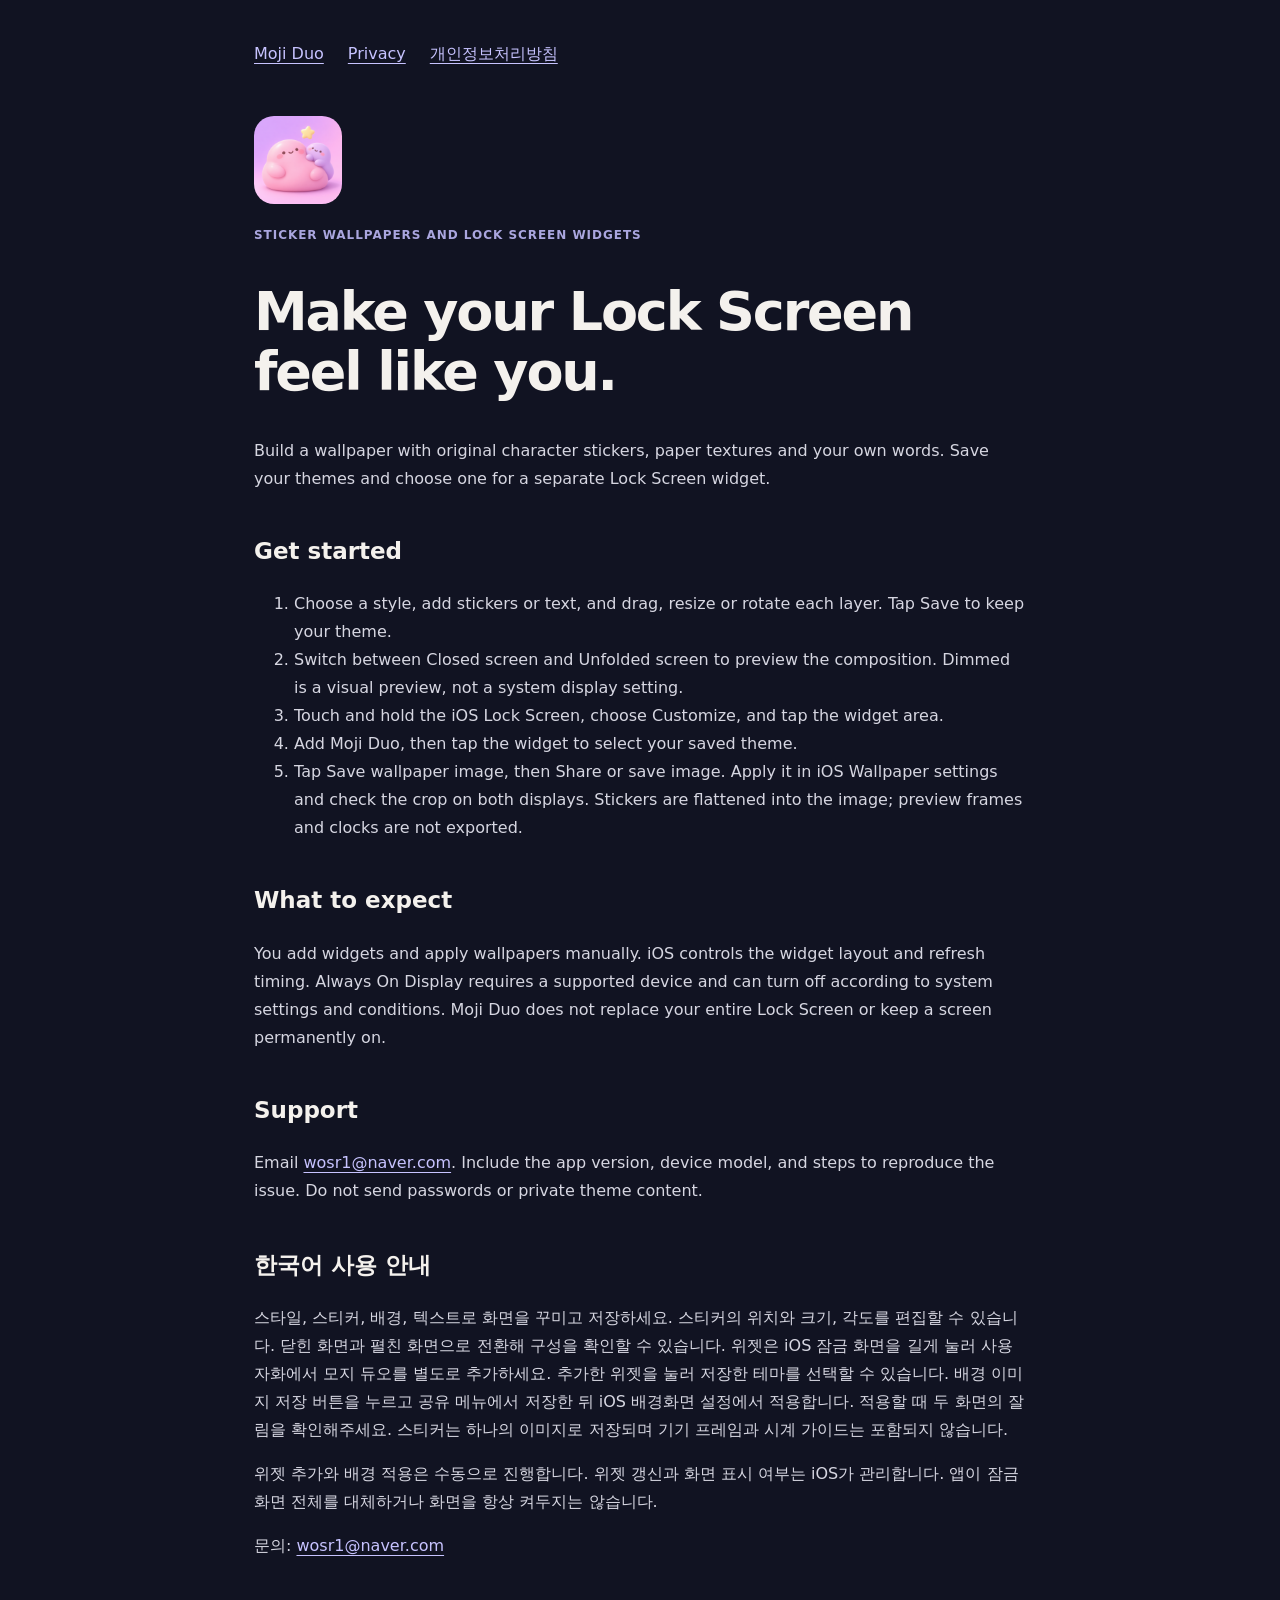
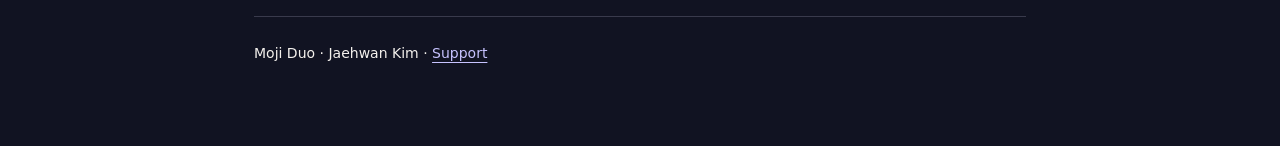
<file: index.html>
<!doctype html><html lang="en"><meta charset="utf-8"><meta name="viewport" content="width=device-width, initial-scale=1"><meta name="description" content="Moji Duo support and privacy information."><title>Support | Moji Duo</title><link rel="stylesheet" href="style.css"><nav aria-label="Main"><a href="index.html">Moji Duo</a><a href="privacy.html">Privacy</a><a href="privacy-ko.html" lang="ko">개인정보처리방침</a></nav><header><img src="icon.png" alt="Moji Duo"><p class="tag">Sticker wallpapers and Lock Screen widgets</p></header><main><h1>Make your Lock Screen feel like you.</h1><p>Build a wallpaper with original character stickers, paper textures and your own words. Save your themes and choose one for a separate Lock Screen widget.</p><h2>Get started</h2><ol><li>Choose a style, add stickers or text, and drag, resize or rotate each layer. Tap Save to keep your theme.</li><li>Switch between Closed screen and Unfolded screen to preview the composition. Dimmed is a visual preview, not a system display setting.</li><li>Touch and hold the iOS Lock Screen, choose Customize, and tap the widget area.</li><li>Add Moji Duo, then tap the widget to select your saved theme.</li><li>Tap Save wallpaper image, then Share or save image. Apply it in iOS Wallpaper settings and check the crop on both displays. Stickers are flattened into the image; preview frames and clocks are not exported.</li></ol><h2>What to expect</h2><p>You add widgets and apply wallpapers manually. iOS controls the widget layout and refresh timing. Always On Display requires a supported device and can turn off according to system settings and conditions. Moji Duo does not replace your entire Lock Screen or keep a screen permanently on.</p><h2>Support</h2><p>Email <a href="mailto:wosr1@naver.com">wosr1@naver.com</a>. Include the app version, device model, and steps to reproduce the issue. Do not send passwords or private theme content.</p><section lang="ko"><h2>한국어 사용 안내</h2><p>스타일, 스티커, 배경, 텍스트로 화면을 꾸미고 저장하세요. 스티커의 위치와 크기, 각도를 편집할 수 있습니다. 닫힌 화면과 펼친 화면으로 전환해 구성을 확인할 수 있습니다. 위젯은 iOS 잠금 화면을 길게 눌러 사용자화에서 모지 듀오를 별도로 추가하세요. 추가한 위젯을 눌러 저장한 테마를 선택할 수 있습니다. 배경 이미지 저장 버튼을 누르고 공유 메뉴에서 저장한 뒤 iOS 배경화면 설정에서 적용합니다. 적용할 때 두 화면의 잘림을 확인해주세요. 스티커는 하나의 이미지로 저장되며 기기 프레임과 시계 가이드는 포함되지 않습니다.</p><p>위젯 추가와 배경 적용은 수동으로 진행합니다. 위젯 갱신과 화면 표시 여부는 iOS가 관리합니다. 앱이 잠금 화면 전체를 대체하거나 화면을 항상 켜두지는 않습니다.</p><p>문의: <a href="mailto:wosr1@naver.com">wosr1@naver.com</a></p></section></main><footer>Moji Duo · Jaehwan Kim · <a href="mailto:wosr1@naver.com">Support</a></footer></html>
</file>
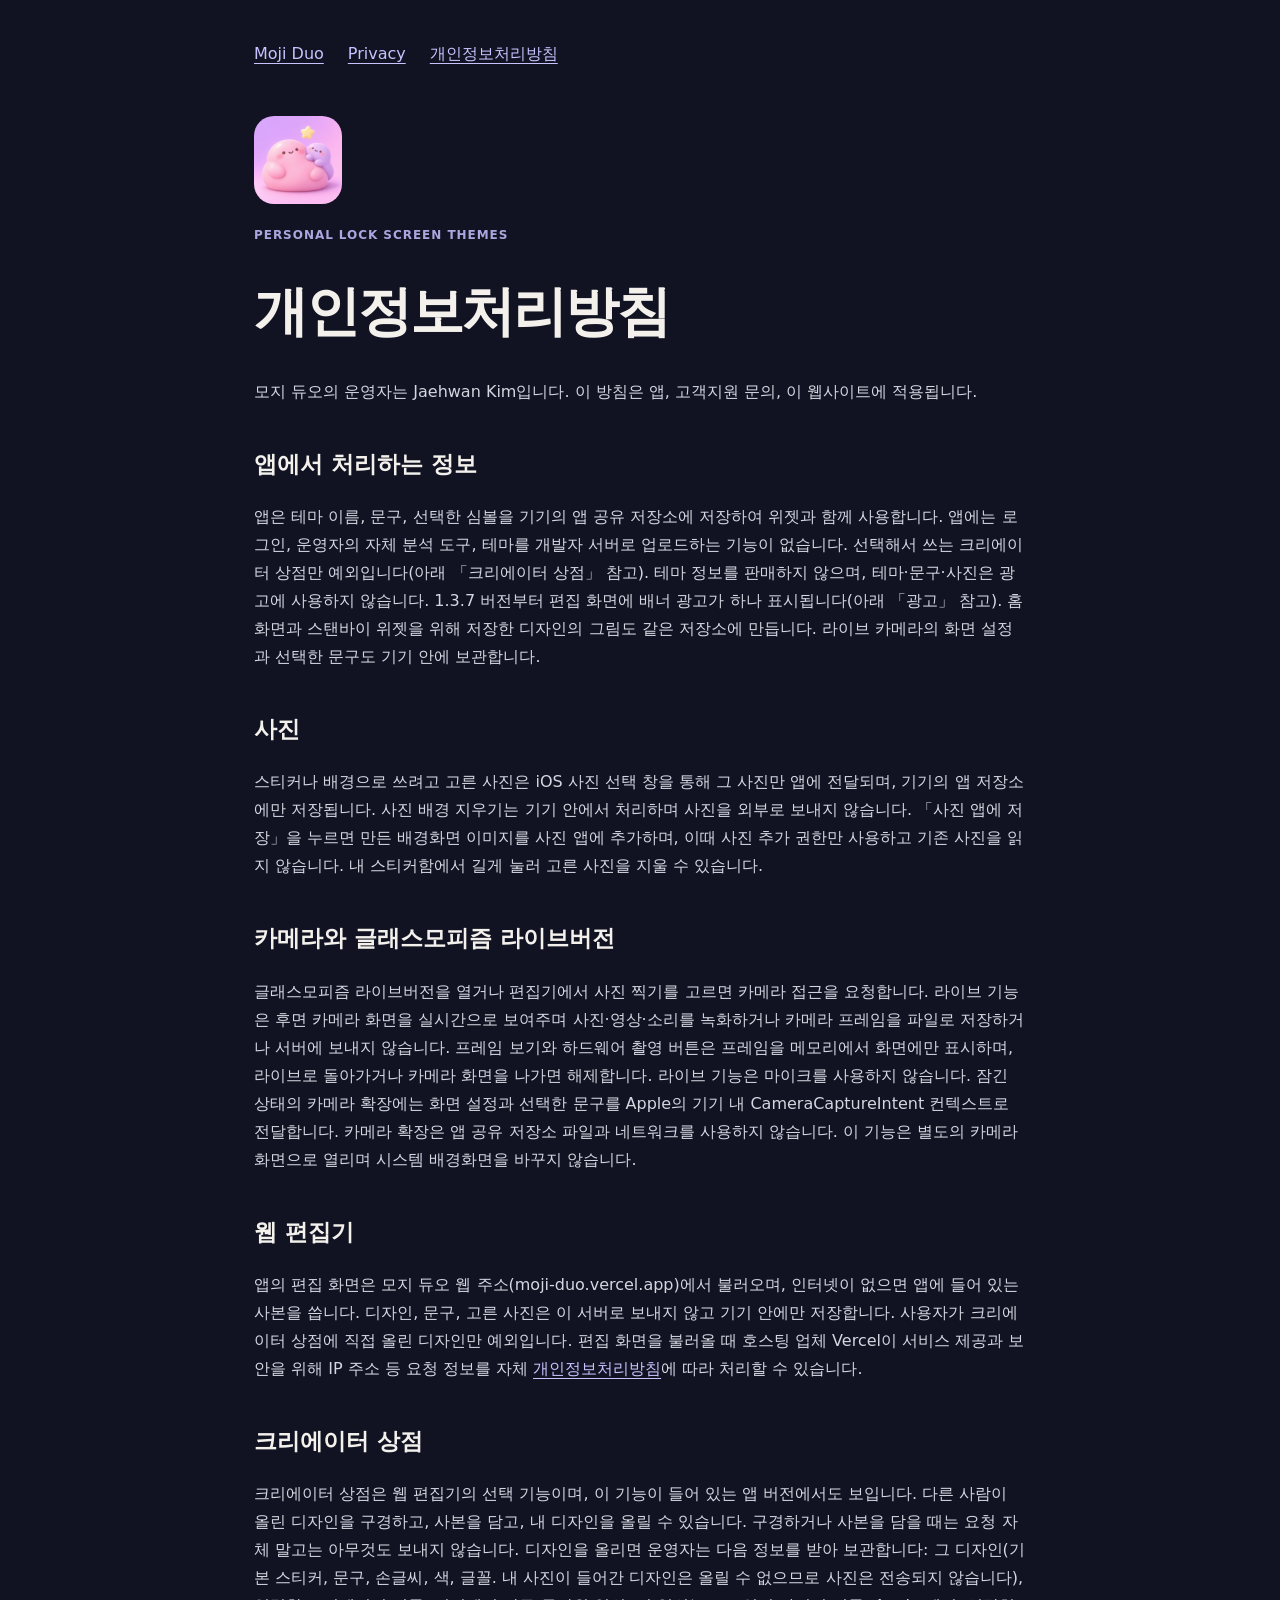
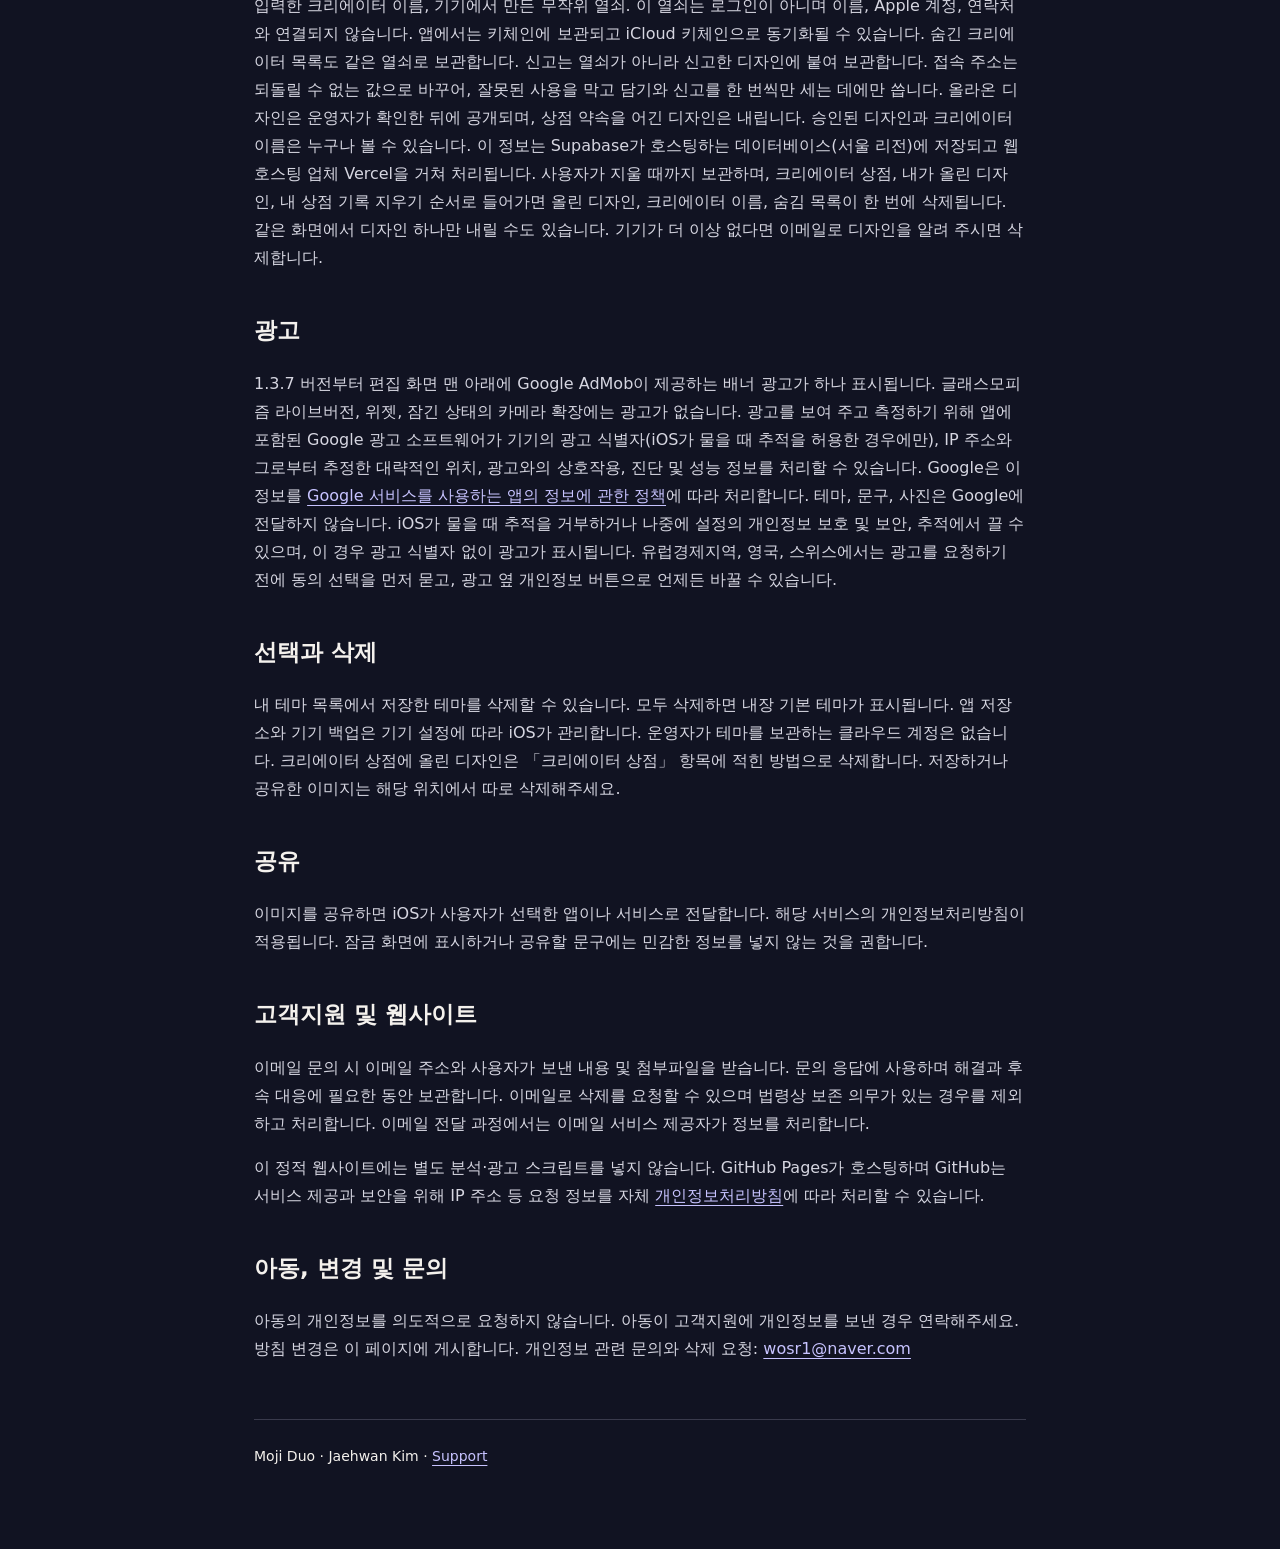
<file: privacy-ko.html>
<!doctype html><html lang="ko"><meta charset="utf-8"><meta name="viewport" content="width=device-width, initial-scale=1"><meta name="description" content="Moji Duo support and privacy information."><title>개인정보처리방침 | 모지 듀오</title><link rel="stylesheet" href="style.css"><nav aria-label="Main"><a href="index.html">Moji Duo</a><a href="privacy.html">Privacy</a><a href="privacy-ko.html" lang="ko">개인정보처리방침</a></nav><header><img src="icon.png" alt="Moji Duo"><p class="tag">Personal Lock Screen themes</p></header><main><h1>개인정보처리방침</h1><p>모지 듀오의 운영자는 Jaehwan Kim입니다. 이 방침은 앱, 고객지원 문의, 이 웹사이트에 적용됩니다.</p>
<h2>앱에서 처리하는 정보</h2><p>앱은 테마 이름, 문구, 선택한 심볼을 기기의 앱 공유 저장소에 저장하여 위젯과 함께 사용합니다. 앱에는 로그인, 운영자의 자체 분석 도구, 테마를 개발자 서버로 업로드하는 기능이 없습니다. 선택해서 쓰는 크리에이터 상점만 예외입니다(아래 「크리에이터 상점」 참고). 테마 정보를 판매하지 않으며, 테마·문구·사진은 광고에 사용하지 않습니다. 1.3.7 버전부터 편집 화면에 배너 광고가 하나 표시됩니다(아래 「광고」 참고). 홈 화면과 스탠바이 위젯을 위해 저장한 디자인의 그림도 같은 저장소에 만듭니다. 라이브 카메라의 화면 설정과 선택한 문구도 기기 안에 보관합니다.</p>
<h2>사진</h2><p>스티커나 배경으로 쓰려고 고른 사진은 iOS 사진 선택 창을 통해 그 사진만 앱에 전달되며, 기기의 앱 저장소에만 저장됩니다. 사진 배경 지우기는 기기 안에서 처리하며 사진을 외부로 보내지 않습니다. 「사진 앱에 저장」을 누르면 만든 배경화면 이미지를 사진 앱에 추가하며, 이때 사진 추가 권한만 사용하고 기존 사진을 읽지 않습니다. 내 스티커함에서 길게 눌러 고른 사진을 지울 수 있습니다.</p>
<h2>카메라와 글래스모피즘 라이브버전</h2><p>글래스모피즘 라이브버전을 열거나 편집기에서 사진 찍기를 고르면 카메라 접근을 요청합니다. 라이브 기능은 후면 카메라 화면을 실시간으로 보여주며 사진·영상·소리를 녹화하거나 카메라 프레임을 파일로 저장하거나 서버에 보내지 않습니다. 프레임 보기와 하드웨어 촬영 버튼은 프레임을 메모리에서 화면에만 표시하며, 라이브로 돌아가거나 카메라 화면을 나가면 해제합니다. 라이브 기능은 마이크를 사용하지 않습니다. 잠긴 상태의 카메라 확장에는 화면 설정과 선택한 문구를 Apple의 기기 내 CameraCaptureIntent 컨텍스트로 전달합니다. 카메라 확장은 앱 공유 저장소 파일과 네트워크를 사용하지 않습니다. 이 기능은 별도의 카메라 화면으로 열리며 시스템 배경화면을 바꾸지 않습니다.</p>
<h2>웹 편집기</h2><p>앱의 편집 화면은 모지 듀오 웹 주소(moji-duo.vercel.app)에서 불러오며, 인터넷이 없으면 앱에 들어 있는 사본을 씁니다. 디자인, 문구, 고른 사진은 이 서버로 보내지 않고 기기 안에만 저장합니다. 사용자가 크리에이터 상점에 직접 올린 디자인만 예외입니다. 편집 화면을 불러올 때 호스팅 업체 Vercel이 서비스 제공과 보안을 위해 IP 주소 등 요청 정보를 자체 <a href="https://vercel.com/legal/privacy-policy">개인정보처리방침</a>에 따라 처리할 수 있습니다.</p>
<h2>크리에이터 상점</h2><p>크리에이터 상점은 웹 편집기의 선택 기능이며, 이 기능이 들어 있는 앱 버전에서도 보입니다. 다른 사람이 올린 디자인을 구경하고, 사본을 담고, 내 디자인을 올릴 수 있습니다. 구경하거나 사본을 담을 때는 요청 자체 말고는 아무것도 보내지 않습니다. 디자인을 올리면 운영자는 다음 정보를 받아 보관합니다: 그 디자인(기본 스티커, 문구, 손글씨, 색, 글꼴. 내 사진이 들어간 디자인은 올릴 수 없으므로 사진은 전송되지 않습니다), 입력한 크리에이터 이름, 기기에서 만든 무작위 열쇠. 이 열쇠는 로그인이 아니며 이름, Apple 계정, 연락처와 연결되지 않습니다. 앱에서는 키체인에 보관되고 iCloud 키체인으로 동기화될 수 있습니다. 숨긴 크리에이터 목록도 같은 열쇠로 보관합니다. 신고는 열쇠가 아니라 신고한 디자인에 붙여 보관합니다. 접속 주소는 되돌릴 수 없는 값으로 바꾸어, 잘못된 사용을 막고 담기와 신고를 한 번씩만 세는 데에만 씁니다. 올라온 디자인은 운영자가 확인한 뒤에 공개되며, 상점 약속을 어긴 디자인은 내립니다. 승인된 디자인과 크리에이터 이름은 누구나 볼 수 있습니다. 이 정보는 Supabase가 호스팅하는 데이터베이스(서울 리전)에 저장되고 웹 호스팅 업체 Vercel을 거쳐 처리됩니다. 사용자가 지울 때까지 보관하며, 크리에이터 상점, 내가 올린 디자인, 내 상점 기록 지우기 순서로 들어가면 올린 디자인, 크리에이터 이름, 숨김 목록이 한 번에 삭제됩니다. 같은 화면에서 디자인 하나만 내릴 수도 있습니다. 기기가 더 이상 없다면 이메일로 디자인을 알려 주시면 삭제합니다.</p>
<h2>광고</h2><p>1.3.7 버전부터 편집 화면 맨 아래에 Google AdMob이 제공하는 배너 광고가 하나 표시됩니다. 글래스모피즘 라이브버전, 위젯, 잠긴 상태의 카메라 확장에는 광고가 없습니다. 광고를 보여 주고 측정하기 위해 앱에 포함된 Google 광고 소프트웨어가 기기의 광고 식별자(iOS가 물을 때 추적을 허용한 경우에만), IP 주소와 그로부터 추정한 대략적인 위치, 광고와의 상호작용, 진단 및 성능 정보를 처리할 수 있습니다. Google은 이 정보를 <a href="https://policies.google.com/technologies/partner-sites">Google 서비스를 사용하는 앱의 정보에 관한 정책</a>에 따라 처리합니다. 테마, 문구, 사진은 Google에 전달하지 않습니다. iOS가 물을 때 추적을 거부하거나 나중에 설정의 개인정보 보호 및 보안, 추적에서 끌 수 있으며, 이 경우 광고 식별자 없이 광고가 표시됩니다. 유럽경제지역, 영국, 스위스에서는 광고를 요청하기 전에 동의 선택을 먼저 묻고, 광고 옆 개인정보 버튼으로 언제든 바꿀 수 있습니다.</p>
<h2>선택과 삭제</h2><p>내 테마 목록에서 저장한 테마를 삭제할 수 있습니다. 모두 삭제하면 내장 기본 테마가 표시됩니다. 앱 저장소와 기기 백업은 기기 설정에 따라 iOS가 관리합니다. 운영자가 테마를 보관하는 클라우드 계정은 없습니다. 크리에이터 상점에 올린 디자인은 「크리에이터 상점」 항목에 적힌 방법으로 삭제합니다. 저장하거나 공유한 이미지는 해당 위치에서 따로 삭제해주세요.</p>
<h2>공유</h2><p>이미지를 공유하면 iOS가 사용자가 선택한 앱이나 서비스로 전달합니다. 해당 서비스의 개인정보처리방침이 적용됩니다. 잠금 화면에 표시하거나 공유할 문구에는 민감한 정보를 넣지 않는 것을 권합니다.</p>
<h2>고객지원 및 웹사이트</h2><p>이메일 문의 시 이메일 주소와 사용자가 보낸 내용 및 첨부파일을 받습니다. 문의 응답에 사용하며 해결과 후속 대응에 필요한 동안 보관합니다. 이메일로 삭제를 요청할 수 있으며 법령상 보존 의무가 있는 경우를 제외하고 처리합니다. 이메일 전달 과정에서는 이메일 서비스 제공자가 정보를 처리합니다.</p><p>이 정적 웹사이트에는 별도 분석·광고 스크립트를 넣지 않습니다. GitHub Pages가 호스팅하며 GitHub는 서비스 제공과 보안을 위해 IP 주소 등 요청 정보를 자체 <a href="https://docs.github.com/en/site-policy/privacy-policies/github-general-privacy-statement">개인정보처리방침</a>에 따라 처리할 수 있습니다.</p>
<h2>아동, 변경 및 문의</h2><p>아동의 개인정보를 의도적으로 요청하지 않습니다. 아동이 고객지원에 개인정보를 보낸 경우 연락해주세요. 방침 변경은 이 페이지에 게시합니다. 개인정보 관련 문의와 삭제 요청: <a href="mailto:wosr1@naver.com">wosr1@naver.com</a></p></main><footer>Moji Duo · Jaehwan Kim · <a href="mailto:wosr1@naver.com">Support</a></footer></html>
</file>
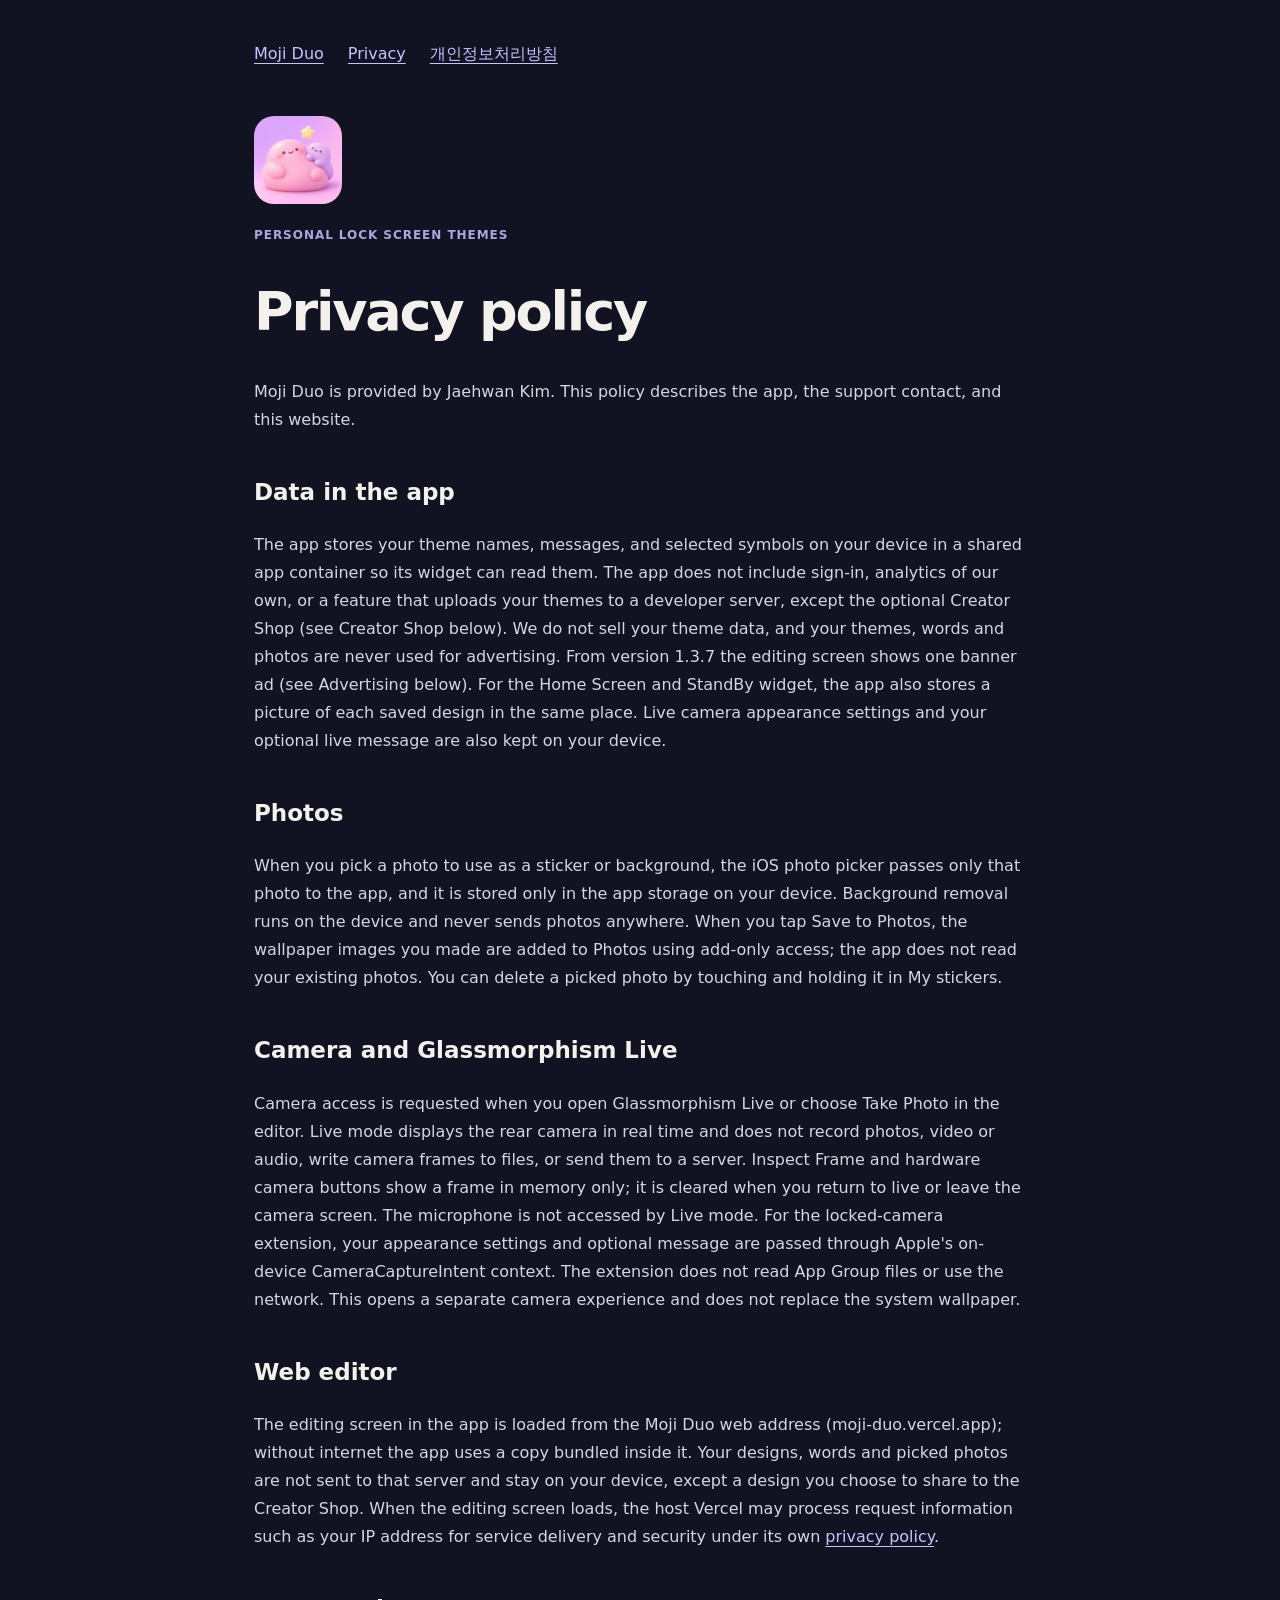
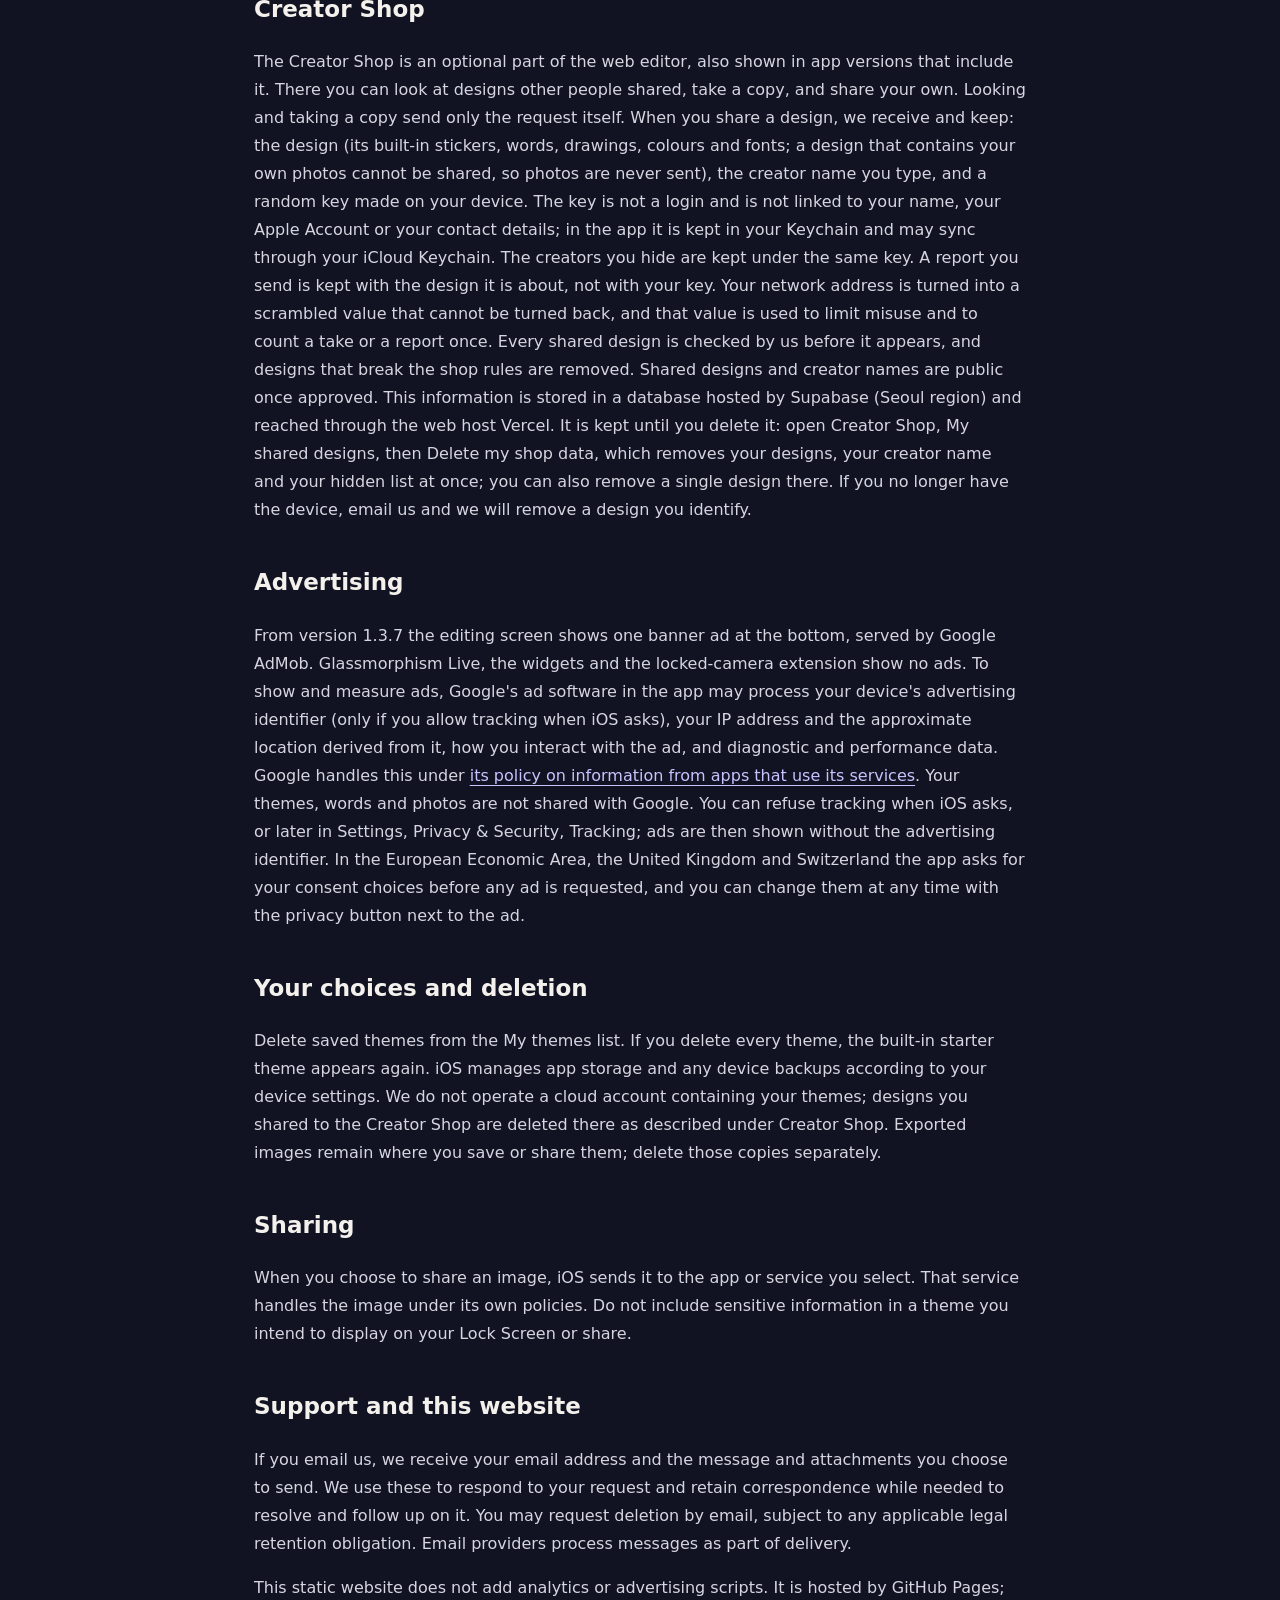
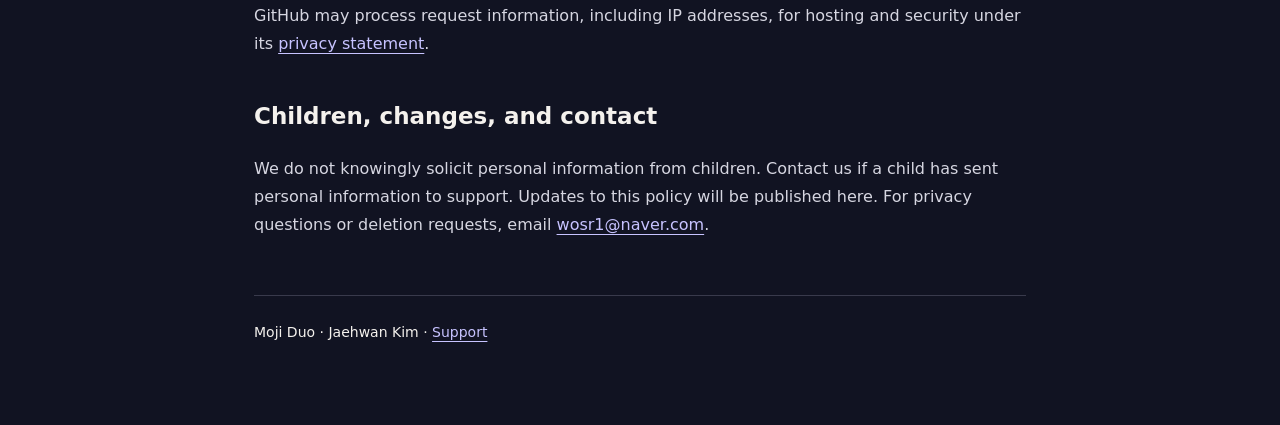
<file: privacy.html>
<!doctype html><html lang="en"><meta charset="utf-8"><meta name="viewport" content="width=device-width, initial-scale=1"><meta name="description" content="Moji Duo support and privacy information."><title>Privacy policy | Moji Duo</title><link rel="stylesheet" href="style.css"><nav aria-label="Main"><a href="index.html">Moji Duo</a><a href="privacy.html">Privacy</a><a href="privacy-ko.html" lang="ko">개인정보처리방침</a></nav><header><img src="icon.png" alt="Moji Duo"><p class="tag">Personal Lock Screen themes</p></header><main><h1>Privacy policy</h1><p>Moji Duo is provided by Jaehwan Kim. This policy describes the app, the support contact, and this website.</p>
<h2>Data in the app</h2><p>The app stores your theme names, messages, and selected symbols on your device in a shared app container so its widget can read them. The app does not include sign-in, analytics of our own, or a feature that uploads your themes to a developer server, except the optional Creator Shop (see Creator Shop below). We do not sell your theme data, and your themes, words and photos are never used for advertising. From version 1.3.7 the editing screen shows one banner ad (see Advertising below). For the Home Screen and StandBy widget, the app also stores a picture of each saved design in the same place. Live camera appearance settings and your optional live message are also kept on your device.</p>
<h2>Photos</h2><p>When you pick a photo to use as a sticker or background, the iOS photo picker passes only that photo to the app, and it is stored only in the app storage on your device. Background removal runs on the device and never sends photos anywhere. When you tap Save to Photos, the wallpaper images you made are added to Photos using add-only access; the app does not read your existing photos. You can delete a picked photo by touching and holding it in My stickers.</p>
<h2>Camera and Glassmorphism Live</h2><p>Camera access is requested when you open Glassmorphism Live or choose Take Photo in the editor. Live mode displays the rear camera in real time and does not record photos, video or audio, write camera frames to files, or send them to a server. Inspect Frame and hardware camera buttons show a frame in memory only; it is cleared when you return to live or leave the camera screen. The microphone is not accessed by Live mode. For the locked-camera extension, your appearance settings and optional message are passed through Apple's on-device CameraCaptureIntent context. The extension does not read App Group files or use the network. This opens a separate camera experience and does not replace the system wallpaper.</p>
<h2>Web editor</h2><p>The editing screen in the app is loaded from the Moji Duo web address (moji-duo.vercel.app); without internet the app uses a copy bundled inside it. Your designs, words and picked photos are not sent to that server and stay on your device, except a design you choose to share to the Creator Shop. When the editing screen loads, the host Vercel may process request information such as your IP address for service delivery and security under its own <a href="https://vercel.com/legal/privacy-policy">privacy policy</a>.</p>
<h2>Creator Shop</h2><p>The Creator Shop is an optional part of the web editor, also shown in app versions that include it. There you can look at designs other people shared, take a copy, and share your own. Looking and taking a copy send only the request itself. When you share a design, we receive and keep: the design (its built-in stickers, words, drawings, colours and fonts; a design that contains your own photos cannot be shared, so photos are never sent), the creator name you type, and a random key made on your device. The key is not a login and is not linked to your name, your Apple Account or your contact details; in the app it is kept in your Keychain and may sync through your iCloud Keychain. The creators you hide are kept under the same key. A report you send is kept with the design it is about, not with your key. Your network address is turned into a scrambled value that cannot be turned back, and that value is used to limit misuse and to count a take or a report once. Every shared design is checked by us before it appears, and designs that break the shop rules are removed. Shared designs and creator names are public once approved. This information is stored in a database hosted by Supabase (Seoul region) and reached through the web host Vercel. It is kept until you delete it: open Creator Shop, My shared designs, then Delete my shop data, which removes your designs, your creator name and your hidden list at once; you can also remove a single design there. If you no longer have the device, email us and we will remove a design you identify.</p>
<h2>Advertising</h2><p>From version 1.3.7 the editing screen shows one banner ad at the bottom, served by Google AdMob. Glassmorphism Live, the widgets and the locked-camera extension show no ads. To show and measure ads, Google's ad software in the app may process your device's advertising identifier (only if you allow tracking when iOS asks), your IP address and the approximate location derived from it, how you interact with the ad, and diagnostic and performance data. Google handles this under <a href="https://policies.google.com/technologies/partner-sites">its policy on information from apps that use its services</a>. Your themes, words and photos are not shared with Google. You can refuse tracking when iOS asks, or later in Settings, Privacy &amp; Security, Tracking; ads are then shown without the advertising identifier. In the European Economic Area, the United Kingdom and Switzerland the app asks for your consent choices before any ad is requested, and you can change them at any time with the privacy button next to the ad.</p>
<h2>Your choices and deletion</h2><p>Delete saved themes from the My themes list. If you delete every theme, the built-in starter theme appears again. iOS manages app storage and any device backups according to your device settings. We do not operate a cloud account containing your themes; designs you shared to the Creator Shop are deleted there as described under Creator Shop. Exported images remain where you save or share them; delete those copies separately.</p>
<h2>Sharing</h2><p>When you choose to share an image, iOS sends it to the app or service you select. That service handles the image under its own policies. Do not include sensitive information in a theme you intend to display on your Lock Screen or share.</p>
<h2>Support and this website</h2><p>If you email us, we receive your email address and the message and attachments you choose to send. We use these to respond to your request and retain correspondence while needed to resolve and follow up on it. You may request deletion by email, subject to any applicable legal retention obligation. Email providers process messages as part of delivery.</p><p>This static website does not add analytics or advertising scripts. It is hosted by GitHub Pages; GitHub may process request information, including IP addresses, for hosting and security under its <a href="https://docs.github.com/en/site-policy/privacy-policies/github-general-privacy-statement">privacy statement</a>.</p>
<h2>Children, changes, and contact</h2><p>We do not knowingly solicit personal information from children. Contact us if a child has sent personal information to support. Updates to this policy will be published here. For privacy questions or deletion requests, email <a href="mailto:wosr1@naver.com">wosr1@naver.com</a>.</p></main><footer>Moji Duo · Jaehwan Kim · <a href="mailto:wosr1@naver.com">Support</a></footer></html>
</file>
<file: style.css>
:root{color-scheme:light dark;font-family:ui-sans-serif,system-ui,-apple-system,sans-serif;background:#111322;color:#f4f1ed}*{box-sizing:border-box}body{max-width:820px;margin:auto;padding:40px 24px 80px;line-height:1.75}a{color:#c7c3ff;text-underline-offset:4px}nav{display:flex;gap:24px;flex-wrap:wrap;margin-bottom:48px}header{margin:32px 0}h1{font-size:clamp(34px,7vw,54px);line-height:1.1;letter-spacing:-.04em}h2{font-size:23px;margin-top:38px}p,li{color:#d6d6e1}img{width:88px;height:88px;border-radius:20px}section{margin-top:40px}footer{border-top:1px solid #393a4c;margin-top:56px;padding-top:24px;font-size:14px}.tag{color:#aaa6df;font-weight:650;letter-spacing:.08em;text-transform:uppercase;font-size:12px}
</file>
